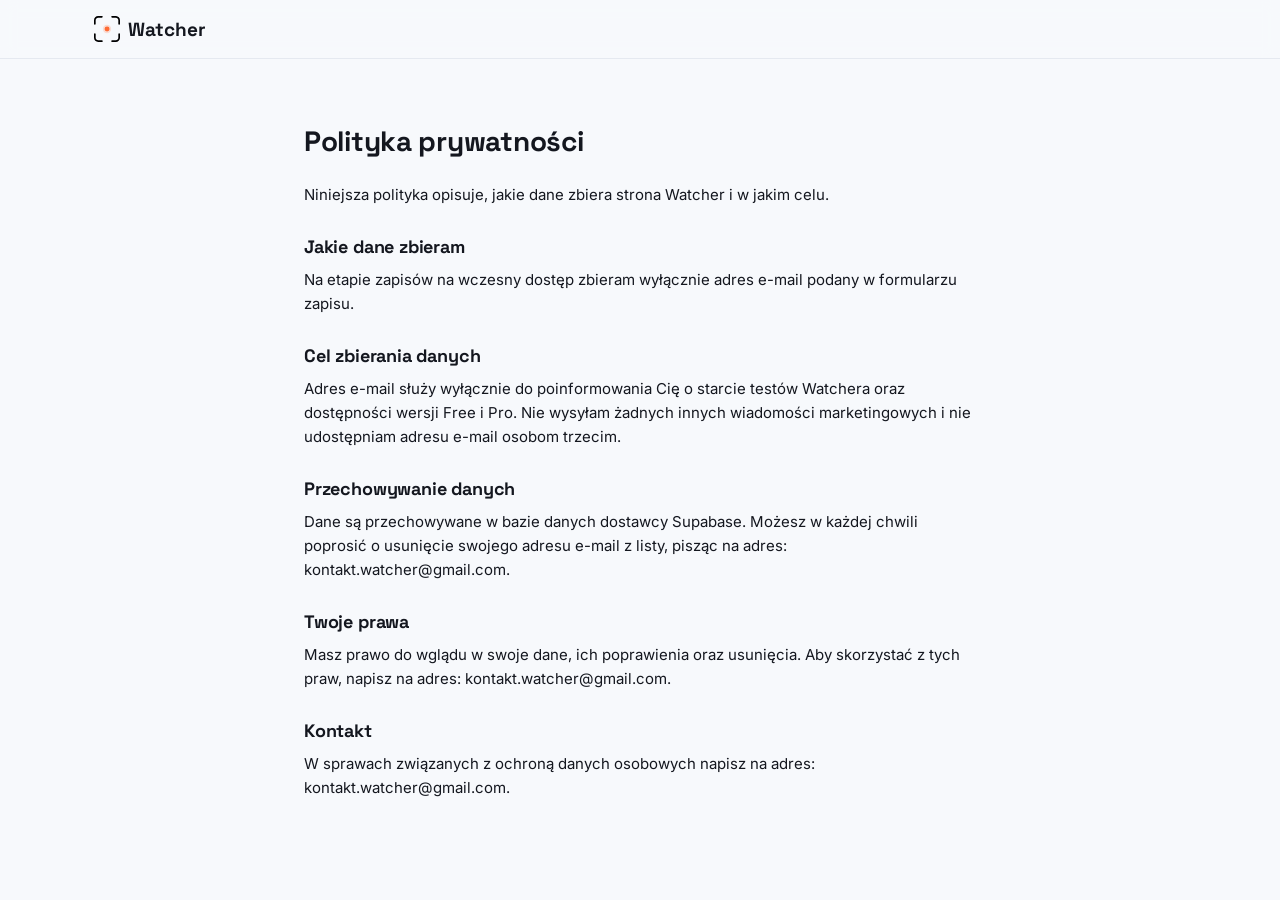
<file: polityka-prywatnosci.html>
<!DOCTYPE html>
<html lang="pl">
<head>
<meta charset="UTF-8" />
<meta name="viewport" content="width=device-width, initial-scale=1.0" />
<title>Polityka prywatności — Watcher</title>
<link rel="preconnect" href="https://fonts.googleapis.com">
<link href="https://fonts.googleapis.com/css2?family=Space+Grotesk:wght@600;700&family=Inter:wght@400;500&display=swap" rel="stylesheet">
<link rel="stylesheet" href="style.css">
<link rel="icon" type="image/svg+xml" href="logo.svg">
<script defer src="https://cdn.vercel-insights.com/v1/script.js"></script>
<style>
  .legal { max-width: 720px; margin: 0 auto; padding: 64px 24px; }
  .legal h1 { font-size: 28px; margin-bottom: 24px; }
  .legal h2 { font-size: 18px; margin: 28px 0 10px; }
  .legal p, .legal li { font-size: 15px; color: var(--text); }
  .legal-note { background: var(--accent-soft); border: 1px solid rgba(255,107,53,0.3); border-radius: 10px; padding: 14px 16px; font-size: 13px; margin-bottom: 32px; }
</style>
</head>
<body>
<nav class="nav"><div class="nav-inner"><a href="index.html" class="nav-logo"><img src="logo.svg" alt="" class="nav-logo-icon" />Watcher</a></div></nav>

<div class="legal">
  <h1>Polityka prywatności</h1>
  <p>Niniejsza polityka opisuje, jakie dane zbiera strona Watcher i w jakim celu.</p>

  <h2>Jakie dane zbieram</h2>
  <p>Na etapie zapisów na wczesny dostęp zbieram wyłącznie adres e-mail podany w formularzu zapisu.</p>

  <h2>Cel zbierania danych</h2>
  <p>Adres e-mail służy wyłącznie do poinformowania Cię o starcie testów Watchera oraz dostępności wersji Free i Pro. Nie wysyłam żadnych innych wiadomości marketingowych i nie udostępniam adresu e-mail osobom trzecim.</p>

  <h2>Przechowywanie danych</h2>
  <p>Dane są przechowywane w bazie danych dostawcy Supabase. Możesz w każdej chwili poprosić o usunięcie swojego adresu e-mail z listy, pisząc na adres: <a href="mailto:kontakt.watcher@gmail.com">kontakt.watcher@gmail.com</a>.</p>

  <h2>Twoje prawa</h2>
  <p>Masz prawo do wglądu w swoje dane, ich poprawienia oraz usunięcia. Aby skorzystać z tych praw, napisz na adres: <a href="mailto:kontakt.watcher@gmail.com">kontakt.watcher@gmail.com</a>.</p>

  <h2>Kontakt</h2>
  <p>W sprawach związanych z ochroną danych osobowych napisz na adres: <a href="mailto:kontakt.watcher@gmail.com">kontakt.watcher@gmail.com</a>.</p>
</div>
</body>
</html>
</file>
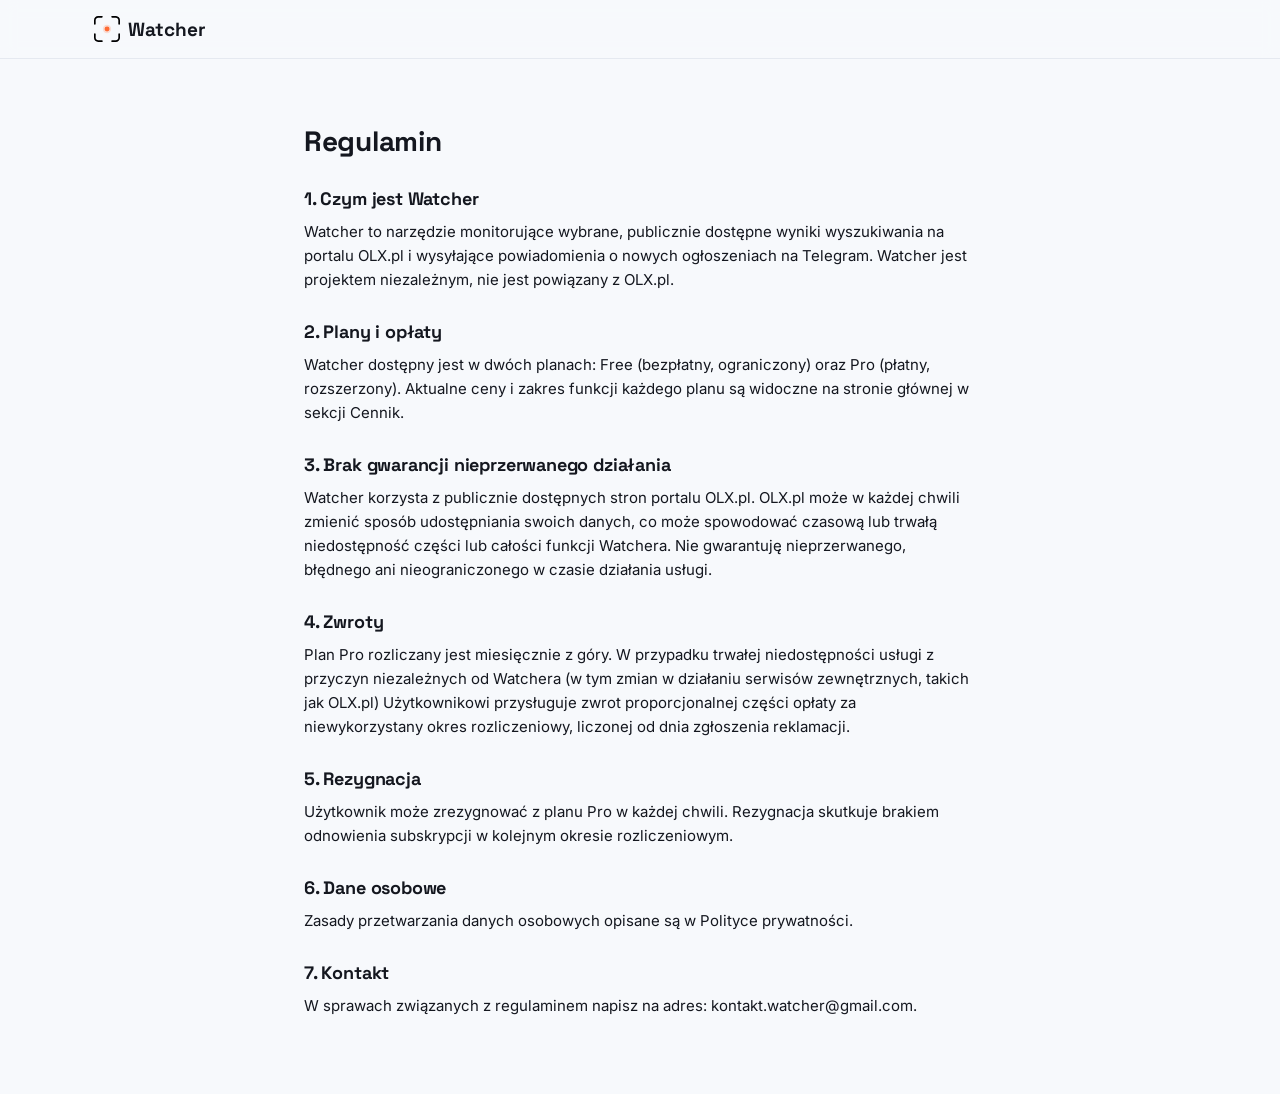
<file: regulamin.html>
<!DOCTYPE html>
<html lang="pl">
<head>
<meta charset="UTF-8" />
<meta name="viewport" content="width=device-width, initial-scale=1.0" />
<title>Regulamin — Watcher</title>
<link rel="preconnect" href="https://fonts.googleapis.com">
<link href="https://fonts.googleapis.com/css2?family=Space+Grotesk:wght@600;700&family=Inter:wght@400;500&display=swap" rel="stylesheet">
<link rel="stylesheet" href="style.css">
<link rel="icon" type="image/svg+xml" href="logo.svg">
<script defer src="https://cdn.vercel-insights.com/v1/script.js"></script>
<style>
  .legal { max-width: 720px; margin: 0 auto; padding: 64px 24px; }
  .legal h1 { font-size: 28px; margin-bottom: 24px; }
  .legal h2 { font-size: 18px; margin: 28px 0 10px; }
  .legal p, .legal li { font-size: 15px; color: var(--text); }
  .legal-note { background: var(--accent-soft); border: 1px solid rgba(255,107,53,0.3); border-radius: 10px; padding: 14px 16px; font-size: 13px; margin-bottom: 32px; }
</style>
</head>
<body>
<nav class="nav"><div class="nav-inner"><a href="index.html" class="nav-logo"><img src="logo.svg" alt="" class="nav-logo-icon" />Watcher</a></div></nav>

<div class="legal">
  <h1>Regulamin</h1>

  <h2>1. Czym jest Watcher</h2>
  <p>Watcher to narzędzie monitorujące wybrane, publicznie dostępne wyniki wyszukiwania na portalu OLX.pl i wysyłające powiadomienia o nowych ogłoszeniach na Telegram. Watcher jest projektem niezależnym, nie jest powiązany z OLX.pl.</p>

  <h2>2. Plany i opłaty</h2>
  <p>Watcher dostępny jest w dwóch planach: Free (bezpłatny, ograniczony) oraz Pro (płatny, rozszerzony). Aktualne ceny i zakres funkcji każdego planu są widoczne na stronie głównej w sekcji Cennik.</p>

  <h2>3. Brak gwarancji nieprzerwanego działania</h2>
  <p>Watcher korzysta z publicznie dostępnych stron portalu OLX.pl. OLX.pl może w każdej chwili zmienić sposób udostępniania swoich danych, co może spowodować czasową lub trwałą niedostępność części lub całości funkcji Watchera. Nie gwarantuję nieprzerwanego, błędnego ani nieograniczonego w czasie działania usługi.</p>

  <h2>4. Zwroty</h2>
  <p>Plan Pro rozliczany jest miesięcznie z góry. W przypadku trwałej niedostępności usługi z przyczyn niezależnych od Watchera (w tym zmian w działaniu serwisów zewnętrznych, takich jak OLX.pl) Użytkownikowi przysługuje zwrot proporcjonalnej części opłaty za niewykorzystany okres rozliczeniowy, liczonej od dnia zgłoszenia reklamacji.</p>

  <h2>5. Rezygnacja</h2>
  <p>Użytkownik może zrezygnować z planu Pro w każdej chwili. Rezygnacja skutkuje brakiem odnowienia subskrypcji w kolejnym okresie rozliczeniowym.</p>

  <h2>6. Dane osobowe</h2>
  <p>Zasady przetwarzania danych osobowych opisane są w Polityce prywatności.</p>

  <h2>7. Kontakt</h2>
  <p>W sprawach związanych z regulaminem napisz na adres: <a href="mailto:kontakt.watcher@gmail.com">kontakt.watcher@gmail.com</a>.</p>
</div>
</body>
</html>
</file>
<file: style.css>
:root {
  --bg: #F7F9FC;
  --surface: #FFFFFF;
  --border: #E5E9F0;
  --text: #14171F;
  --muted: #5B6472;
  --primary: #2F5DFF;
  --primary-dark: #1E40D6;
  --accent: #FF6B35;
  --accent-soft: rgba(255, 107, 53, 0.12);
  --live: #1FAD66;
  --live-soft: rgba(31, 173, 102, 0.12);
  --radius: 16px;
}

* { box-sizing: border-box; }

body {
  margin: 0;
  background: var(--bg);
  color: var(--text);
  font-family: 'Inter', -apple-system, sans-serif;
  -webkit-font-smoothing: antialiased;
}

h1, h2, h3 {
  font-family: 'Space Grotesk', sans-serif;
  margin: 0;
  letter-spacing: -0.01em;
}

p { line-height: 1.6; color: var(--muted); margin: 0 0 12px; }

a { color: inherit; text-decoration: none; }

.eyebrow {
  display: inline-block;
  font-family: 'JetBrains Mono', monospace;
  font-size: 12px;
  letter-spacing: 0.1em;
  text-transform: uppercase;
  color: var(--accent);
  margin-bottom: 12px;
}

.accent { color: var(--primary); }

/* Buttons */

.btn {
  display: inline-flex;
  align-items: center;
  justify-content: center;
  font-family: 'Space Grotesk', sans-serif;
  font-weight: 600;
  font-size: 15px;
  padding: 13px 22px;
  border-radius: 10px;
  border: none;
  cursor: pointer;
  transition: transform 0.12s ease, box-shadow 0.12s ease;
  white-space: nowrap;
}

.btn-primary {
  background: var(--primary);
  color: #fff;
  box-shadow: 0 4px 14px rgba(47, 93, 255, 0.3);
}
.btn-primary:hover { transform: translateY(-1px); background: var(--primary-dark); }

.btn-secondary {
  background: var(--surface);
  color: var(--text);
  border: 1px solid var(--border);
}
.btn-secondary:hover { border-color: var(--primary); color: var(--primary); }

.btn-small { padding: 9px 16px; font-size: 14px; }

/* Nav */

.nav {
  position: sticky;
  top: 0;
  background: rgba(247, 249, 252, 0.85);
  backdrop-filter: blur(8px);
  border-bottom: 1px solid var(--border);
  z-index: 50;
}

.nav-inner {
  max-width: 1140px;
  margin: 0 auto;
  padding: 16px 24px;
  display: flex;
  align-items: center;
  justify-content: space-between;
}

.nav-logo {
  font-family: 'Space Grotesk', sans-serif;
  font-weight: 700;
  font-size: 19px;
  display: flex;
  align-items: center;
  gap: 8px;
}

.dot {
  width: 9px; height: 9px;
  border-radius: 50%;
  background: var(--accent);
  box-shadow: 0 0 0 4px var(--accent-soft);
}

.nav-logo-icon {
  width: 26px;
  height: 26px;
  display: block;
}

.nav-links {
  display: flex;
  gap: 28px;
  font-size: 14px;
  font-weight: 500;
}
.nav-links a:hover { color: var(--primary); }

@media (max-width: 760px) {
  .nav-links { display: none; }
}

/* Hero */

.hero {
  padding: 64px 24px 40px;
}

.hero-inner {
  max-width: 1140px;
  margin: 0 auto;
  display: grid;
  grid-template-columns: 1fr 1fr;
  gap: 48px;
  align-items: center;
}

@media (max-width: 900px) {
  .hero-inner { grid-template-columns: 1fr; }
}

.hero-text h1 {
  font-size: 46px;
  font-weight: 700;
  line-height: 1.1;
  margin-bottom: 18px;
}

.hero-sub {
  font-size: 17px;
  max-width: 480px;
  margin-bottom: 24px;
}

.hero-form {
  display: flex;
  gap: 10px;
  max-width: 460px;
}

.hero-form input {
  flex: 1;
  padding: 13px 16px;
  border-radius: 10px;
  border: 1px solid var(--border);
  font-family: 'Inter', sans-serif;
  font-size: 15px;
  background: var(--surface);
}
.hero-form input:focus { outline: none; border-color: var(--primary); box-shadow: 0 0 0 3px rgba(47,93,255,0.15); }

.hero-note {
  font-size: 13px;
  color: var(--muted);
  margin-top: 10px;
}

@media (max-width: 520px) {
  .hero-form { flex-direction: column; }
  .hero-text h1 { font-size: 34px; }
}

/* Hero visual */

.hero-visual {
  position: relative;
  display: flex;
  justify-content: center;
  align-items: center;
  min-height: 480px;
}

.phone-mock {
  position: relative;
  z-index: 2;
  width: 220px;
  height: 460px;
  background: #fff;
  border: 8px solid #14171F;
  border-radius: 36px;
  box-shadow: 0 24px 60px rgba(20, 23, 31, 0.25);
  overflow: hidden;
}

.phone-notch {
  position: absolute;
  top: 0; left: 50%;
  transform: translateX(-50%);
  width: 90px; height: 18px;
  background: #14171F;
  border-radius: 0 0 12px 12px;
  z-index: 3;
}

.phone-screen {
  background: linear-gradient(160deg, #DCE6FF 0%, #F3F6FF 60%);
  height: 100%;
  padding: 36px 14px 14px;
}

.lockscreen-time {
  font-family: 'Space Grotesk', sans-serif;
  font-size: 38px;
  font-weight: 600;
  text-align: center;
  color: #1A2030;
}
.lockscreen-date {
  text-align: center;
  font-size: 12px;
  color: #5B6472;
  margin-bottom: 22px;
}

.notification {
  background: rgba(255,255,255,0.9);
  border-radius: 14px;
  padding: 10px 12px;
  display: flex;
  gap: 10px;
  box-shadow: 0 4px 16px rgba(20,23,31,0.1);
}

.notification-icon {
  width: 32px; height: 32px;
  border-radius: 9px;
  background: var(--primary);
  color: #fff;
  font-family: 'Space Grotesk', sans-serif;
  font-weight: 700;
  display: flex;
  align-items: center;
  justify-content: center;
  flex-shrink: 0;
}

.notification-top {
  display: flex;
  justify-content: space-between;
  font-size: 11px;
  color: #8089998;
  margin-bottom: 2px;
}
.notification-app { text-transform: uppercase; letter-spacing: 0.04em; color: #5B6472; }
.notification-title { font-weight: 700; font-size: 13px; margin-bottom: 2px; }
.notification-text { font-size: 12px; color: #2B3140; line-height: 1.45; }

.dashboard-mock {
  position: absolute;
  right: -30px;
  bottom: 0;
  width: 300px;
  background: #141D28;
  border-radius: 14px;
  box-shadow: 0 24px 60px rgba(20, 23, 31, 0.3);
  overflow: hidden;
  z-index: 1;
}

@media (max-width: 900px) {
  .dashboard-mock { display: none; }
  .hero-visual { min-height: 420px; }
}

.dash-window-bar {
  display: flex;
  gap: 6px;
  padding: 10px 12px;
  background: #1C2836;
}
.dash-window-bar span {
  width: 8px; height: 8px; border-radius: 50%;
  background: #3A4756;
}

.dash-body { padding: 16px; }

.dash-head {
  display: flex;
  justify-content: space-between;
  align-items: center;
  margin-bottom: 14px;
}
.dash-eyebrow {
  font-family: 'JetBrains Mono', monospace;
  font-size: 9px;
  letter-spacing: 0.08em;
  text-transform: uppercase;
  color: var(--accent);
}

.status-pill {
  display: inline-flex;
  align-items: center;
  gap: 6px;
  font-family: 'JetBrains Mono', monospace;
  font-size: 10px;
  padding: 4px 9px;
  border-radius: 999px;
  background: var(--live-soft);
  color: var(--live);
}
.pulse-dot {
  width: 6px; height: 6px; border-radius: 50%;
  background: currentColor;
  animation: pulse 1.8s ease-in-out infinite;
}
@keyframes pulse {
  0%, 100% { box-shadow: 0 0 0 0 rgba(31,173,102,0.5); }
  50% { box-shadow: 0 0 0 5px rgba(31,173,102,0); }
}

.dash-tiles {
  display: grid;
  grid-template-columns: repeat(3, 1fr);
  gap: 8px;
  margin-bottom: 14px;
}
.dash-tile {
  background: #1C2836;
  border-radius: 10px;
  padding: 10px;
  display: flex;
  flex-direction: column;
  gap: 4px;
}
.dash-tile span { font-size: 9px; color: #7C8B9B; text-transform: uppercase; }
.dash-tile strong { font-family: 'Space Grotesk', sans-serif; font-size: 17px; color: #E7ECF1; }
.dash-tile-accent { background: linear-gradient(155deg, #1C2836, rgba(255,107,53,0.18)); }

.dash-gallery { display: flex; flex-direction: column; gap: 8px; }
.dash-card {
  display: flex; align-items: center; gap: 10px;
  background: #1C2836; border-radius: 10px; padding: 8px;
}
.dash-thumb { width: 36px; height: 36px; border-radius: 8px; flex-shrink: 0; background-size: cover; }
.thumb-1 { background: linear-gradient(135deg, #2F5DFF, #6E8CFF); }
.thumb-2 { background: linear-gradient(135deg, #FF6B35, #FFA46B); }
.dash-card b { display: block; font-size: 11px; color: #E7ECF1; font-weight: 500; }
.dash-card span { font-family: 'JetBrains Mono', monospace; font-size: 11px; color: var(--accent); }

/* Sections */

.section { padding: 84px 24px; }
.section-alt { background: var(--surface); border-top: 1px solid var(--border); border-bottom: 1px solid var(--border); }
.section-inner { max-width: 1140px; margin: 0 auto; }
.section h2 { font-size: 32px; margin-bottom: 16px; max-width: 640px; }
.lead { font-size: 17px; max-width: 620px; margin-bottom: 32px; }

/* Use case carousel */

.usecase-carousel {
  display: flex;
  gap: 18px;
  overflow-x: auto;
  padding-bottom: 8px;
  scroll-snap-type: x mandatory;
}
.usecase-carousel::-webkit-scrollbar { height: 6px; }
.usecase-carousel::-webkit-scrollbar-thumb { background: var(--border); border-radius: 6px; }

.usecase-card {
  scroll-snap-align: start;
  flex: 0 0 260px;
  background: var(--surface);
  border: 1px solid var(--border);
  border-radius: var(--radius);
  overflow: hidden;
}
.usecase-card img { width: 100%; height: 160px; object-fit: cover; display: block; }
.usecase-info { padding: 16px; }
.usecase-info h3 { font-size: 16px; margin-bottom: 6px; }
.usecase-info p { font-size: 13px; margin: 0; }

/* Steps */

.steps {
  display: grid;
  grid-template-columns: repeat(3, 1fr);
  gap: 24px;
}
@media (max-width: 860px) { .steps { grid-template-columns: 1fr; } }

.step {
  background: var(--bg);
  border: 1px solid var(--border);
  border-radius: var(--radius);
  padding: 24px;
}
.step-num {
  font-family: 'JetBrains Mono', monospace;
  font-size: 13px;
  color: var(--primary);
  display: block;
  margin-bottom: 10px;
}
.step h3 { font-size: 17px; margin-bottom: 8px; }
.step p { font-size: 14px; margin: 0; }

/* Pricing */

.pricing {
  display: grid;
  grid-template-columns: repeat(2, 1fr);
  gap: 20px;
  max-width: 720px;
  margin: 0 auto 20px;
}
@media (max-width: 700px) { .pricing { grid-template-columns: 1fr; } }

.price-card {
  background: var(--surface);
  border: 1px solid var(--border);
  border-radius: var(--radius);
  padding: 28px;
  position: relative;
}
.price-card-featured {
  border-color: var(--primary);
  box-shadow: 0 12px 30px rgba(47,93,255,0.15);
}
.price-badge {
  position: absolute;
  top: -12px; right: 24px;
  background: var(--primary);
  color: #fff;
  font-size: 11px;
  font-weight: 600;
  padding: 4px 10px;
  border-radius: 999px;
}
.price-name { font-family: 'JetBrains Mono', monospace; font-size: 13px; color: var(--muted); text-transform: uppercase; }
.price-value {
  display: block;
  font-family: 'Space Grotesk', sans-serif;
  font-size: 38px;
  font-weight: 700;
  margin: 8px 0 20px;
}
.price-value small { font-size: 14px; font-weight: 500; color: var(--muted); }

.price-features { list-style: none; padding: 0; margin: 0 0 24px; display: flex; flex-direction: column; gap: 10px; }
.price-features li {
  font-size: 14px;
  padding-left: 22px;
  position: relative;
}
.price-features li::before {
  content: "✓";
  position: absolute; left: 0;
  color: var(--live);
  font-weight: 700;
}
.price-card .btn { width: 100%; }

.pricing-note { font-size: 13px; color: var(--muted); max-width: 640px; margin: 0 auto; text-align: center; }

/* FAQ */

.faq-list { max-width: 720px; display: flex; flex-direction: column; gap: 10px; }
.faq-list details {
  background: var(--bg);
  border: 1px solid var(--border);
  border-radius: 12px;
  padding: 16px 18px;
}
.faq-list summary {
  cursor: pointer;
  font-weight: 600;
  font-size: 15px;
  list-style: none;
}
.faq-list summary::-webkit-details-marker { display: none; }
.faq-list summary::after { content: "+"; float: right; color: var(--primary); font-weight: 700; }
.faq-list details[open] summary::after { content: "−"; }
.faq-list p { margin-top: 10px; font-size: 14px; }

/* CTA section */

.cta-section { background: linear-gradient(160deg, #14171F, #1E2A4A); }
.cta-inner { text-align: center; display: flex; flex-direction: column; align-items: center; }
.cta-section .eyebrow { color: var(--accent); }
.cta-section h2 { color: #fff; }
.cta-section .lead { color: #B7C0D6; }

.cta-form {
  display: flex;
  gap: 10px;
  max-width: 440px;
  width: 100%;
}
.cta-form input {
  flex: 1;
  padding: 13px 16px;
  border-radius: 10px;
  border: 1px solid #2C3550;
  background: #1A2236;
  color: #fff;
  font-size: 15px;
}
.cta-form input::placeholder { color: #6B7690; }
.cta-form input:focus { outline: none; border-color: var(--primary); }

.form-status { color: #B7C0D6; font-size: 13px; margin-top: 12px; min-height: 18px; }

@media (max-width: 520px) {
  .cta-form { flex-direction: column; }
}

/* Footer */

.footer { padding: 32px 24px; }
.footer-inner {
  max-width: 1140px;
  margin: 0 auto;
  display: flex;
  justify-content: space-between;
  flex-wrap: wrap;
  gap: 12px;
  font-size: 13px;
  color: var(--muted);
}
.footer-links { display: flex; gap: 20px; }
.footer-links a:hover { color: var(--primary); }

@media (prefers-reduced-motion: reduce) {
  .pulse-dot { animation: none; }
}
</file>
